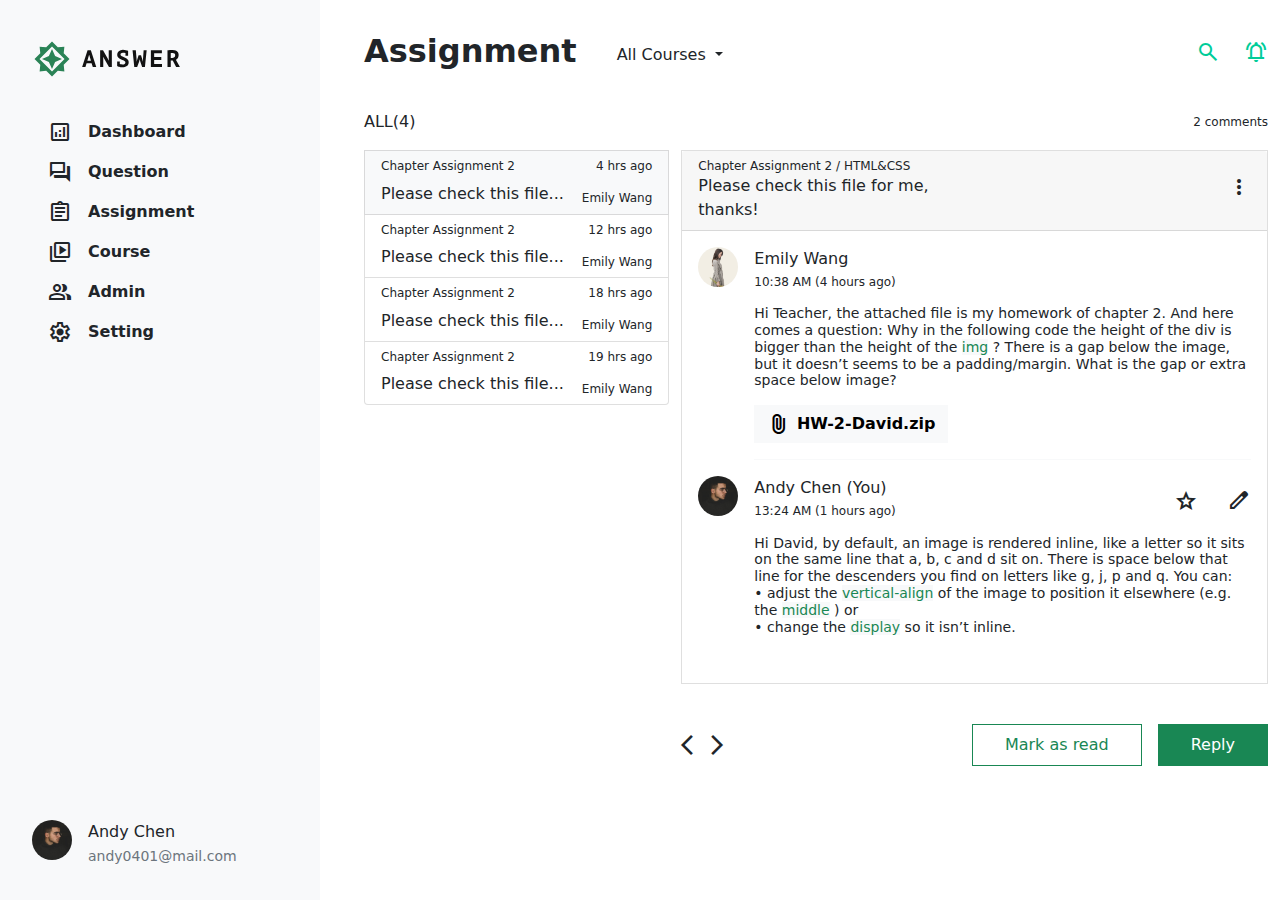
<file: index.html>
<!DOCTYPE html>
<html lang="en">
  <head>
    <meta charset="UTF-8" />
    <meta name="viewport" content="width=device-width, initial-scale=1.0" />
    <meta http-equiv="X-UA-Compatible" content="ie=edge" />
    <title>Assignment</title>
    <link
      rel="stylesheet"
      href="https://cdnjs.cloudflare.com/ajax/libs/font-awesome/5.13.0/css/all.min.css"
    />
    <link
      rel="stylesheet"
      href="https://fonts.googleapis.com/css2?family=Material+Symbols+Outlined:opsz,wght,FILL,GRAD@20..48,100..700,0..1,-50..200"
    />
    <link rel="stylesheet" href="./assets/style/all.css" />
    <!-- <style>
      * {
        outline: 0.3px solid lightgray;
      }
    </style> -->
  </head>

  <body>
    <div class="container-fluid">
      <div class="row fixed">
        <nav
          class="nav col-3 flex-column justify-content-between bg-light vh-100"
        >
          <h1 class="mx-8 my-8">
            <a href="#"><img src="./assets/images/logo-ANSWER.svg" alt="" /></a>
          </h1>
          <ul class="nav flex-column ps-8">
            <li class="nav-item">
              <a
                class="nav-link d-flex align-items-center"
                aria-current="page"
                href="#"
                ><span class="material-symbols-outlined text-xl text-dark me-4">
                  analytics
                </span>
                <p class="display-6 fw-bolder mb-0 text-dark">Dashboard</p></a
              >
            </li>
            <li class="nav-item">
              <a class="nav-link d-flex align-items-center" href="#"
                ><span class="material-symbols-outlined text-xl text-dark me-4">
                  forum
                </span>
                <p class="display-6 fw-bolder mb-0 text-dark">Question</p></a
              >
            </li>
            <li class="nav-item">
              <a class="nav-link d-flex align-items-center" href="./index.html"
                ><span class="material-symbols-outlined text-xl text-dark me-4">
                  assignment
                </span>
                <p class="display-6 fw-bolder mb-0 text-dark">Assignment</p></a
              >
            </li>
            <li class="nav-item">
              <a
                class="nav-link d-flex align-items-center"
                aria-current="page"
                href="#"
                ><span class="material-symbols-outlined text-xl text-dark me-4">
                  video_library
                </span>
                <p class="display-6 fw-bolder mb-0 text-dark">Course</p></a
              >
            </li>
            <li class="nav-item">
              <a
                class="nav-link d-flex align-items-center"
                aria-current="page"
                href="./admin.html"
              >
                <span class="material-symbols-outlined text-xl text-dark me-4">
                  group
                </span>
                <p class="display-6 fw-bolder mb-0 text-dark">Admin</p>
              </a>
            </li>
            <li class="nav-item">
              <a
                class="nav-link d-flex align-items-center"
                aria-current="page"
                href="#"
              >
                <span class="material-symbols-outlined text-xl text-dark me-4">
                  settings
                </span>
                <p class="display-6 fw-bolder mb-0 text-dark">Setting</p>
              </a>
            </li>
          </ul>
          <div class="d-flex ms-8 mb-8 mt-auto">
            <img
              src="./assets/images/andychen.jpeg"
              alt=""
              class="rounded-circle me-4"
              style="width: 40px; height: 40px; object-fit: cover"
            />
            <div>
              <p class="mb-0" style="line-height: 24px">Andy Chen</p>
              <p
                class="mb-0 text-secondary"
                style="font-size: 14px; line-height: 24px"
              >
                andy0401@mail.com
              </p>
            </div>
          </div>
        </nav>
        <main class="col-9">
<div class="ms-8">
  <div class="d-flex justify-content-between align-items-center py-8">
    <div class="d-flex align-items-center">
      <h2 class="me-10 fw-bolder">Assignment</h2>
      <div class="dropdown">
        <a
          class="dropdown-toggle text-dark"
          type="button"
          id="dropdownMenuButton1"
          data-bs-toggle="dropdown"
          aria-expanded="false"
        >
          All Courses
        </a>
        <ul class="dropdown-menu" aria-labelledby="dropdownMenuButton1">
          <li><a class="dropdown-item" href="#">Action</a></li>
          <li><a class="dropdown-item" href="#">Another action</a></li>
          <li><a class="dropdown-item" href="#">Something else here</a></li>
        </ul>
      </div>
    </div>
    <div class="d-flex">
      <a href="#" class="block">
        <span class="material-symbols-outlined"> search </span>
      </a>
      <a href="#" class="block ms-6">
        <span class="material-symbols-outlined"> notifications_active </span>
      </a>
    </div>
  </div>
  <div class="row ps-3">
    <ul class="col-4 list-group pe-0">
      <p>ALL(4)</p>
      <li class="list-group-item bg-light">
        <div class="d-flex justify-content-between mb-2">
          <p class="mb-0 display-8">Chapter Assignment 2</p>
          <p class="mb-0 display-8">4 hrs ago</p>
        </div>
        <div class="d-flex justify-content-between">
          <p class="mb-0">Please check this file...</p>
          <p class="mb-0 display-8 align-self-end">Emily Wang</p>
        </div>
      </li>
      <li class="list-group-item">
        <div class="d-flex justify-content-between mb-2">
          <p class="mb-0 display-8">Chapter Assignment 2</p>
          <p class="mb-0 display-8">12 hrs ago</p>
        </div>
        <div class="d-flex justify-content-between">
          <p class="mb-0">Please check this file...</p>
          <p class="mb-0 display-8 align-self-end">Emily Wang</p>
        </div>
      </li>
      <li class="list-group-item">
        <div class="d-flex justify-content-between mb-2">
          <p class="mb-0 display-8">Chapter Assignment 2</p>
          <p class="mb-0 display-8">18 hrs ago</p>
        </div>
        <div class="d-flex justify-content-between">
          <p class="mb-0">Please check this file...</p>
          <p class="mb-0 display-8 align-self-end">Emily Wang</p>
        </div>
      </li>
      <li class="list-group-item">
        <div class="d-flex justify-content-between mb-2">
          <p class="mb-0 display-8">Chapter Assignment 2</p>
          <p class="mb-0 display-8">19 hrs ago</p>
        </div>
        <div class="d-flex justify-content-between">
          <p class="mb-0">Please check this file...</p>
          <p class="mb-0 display-8 align-self-end">Emily Wang</p>
        </div>
      </li>
    </ul>
    <div class="col-8">
      <p class="display-8 text-end mb-4" style="line-height: 24px">
        2 comments
      </p>
      <div class="card rounded-0 mb-4">
        <div class="card-header">
          <div class="d-flex justify-content-between align-items-center">
            <div class="col">
              <p class="display-8 mb-0">Chapter Assignment 2 / HTML&CSS</p>
              <p class="mb-0">Please check this file for me, thanks!</p>
            </div>
            <div class="col text-end">
              <span class="material-symbols-outlined"> more_vert </span>
            </div>
          </div>
        </div>
        <div class="card-body mb-4">
          <div class="d-flex">
            <div>
            <img
              src="./assets/images/emilywang.jpeg"
              alt=""
              class="rounded-circle me-4"
              style="width: 40px; height: 40px; object-fit: cover"
            />
            </div>
            <div class="pb-4 border-bottom border-light mb-4">
              <p class="mb-1">Emily Wang</p>
              <p class="display-8 mb-4">10:38 AM (4 hours ago)</p>
              <p class="display-7">
                Hi Teacher, the attached file is my homework of chapter 2. And
                here comes a question: Why in the following code the height of
                the div is bigger than the height of the <span class="bg-light text-success">img</span> ? There is a gap
                below the image, but it doesn’t seems to be a padding/margin.
                What is the gap or extra space below image?
              </p>
              <a href="#" class="btn btn-light rounded-0 fw-bold"
                ><span class="material-symbols-outlined pb-0" style="vertical-align: bottom;"> attach_file </span>
                HW-2-David.zip</a
              >
            </div>
          </div>
          <div class="d-flex">
            <div>
            <img
              src="./assets/images/andychen.jpeg"
              alt=""
              class="rounded-circle me-4"
              style="width: 40px; height: 40px; object-fit: cover"
            />
            </div>
            <div>
              <div class="d-flex justify-content-between">
                <div>
                  <p class="mb-1">Andy Chen (You)</p>
                  <p class="display-8 mb-4">13:24 AM (1 hours ago)</p>
                </div>
                <div class="mt-3">
                  <a href="#" class="text-dark me-6">
                    <span class="material-symbols-outlined">
                      star
                    </span>
                  </a>
                  <a href="#" class="text-dark">
                    <span class="material-symbols-outlined">
                      edit
                    </span>
                  </a>
                </div>
              </div>
              <p class="display-7">
                Hi David, by default, an image is rendered inline, like a letter so it sits on the same line that a, b, c and d sit on. There is space below that line for the descenders you find on letters like g, j, p and q. You can:  <br>• adjust the <span class="bg-light text-success">vertical-align</span>  of the image to position it elsewhere (e.g. the <span class="bg-light text-success">middle</span>  ) or <br>• change the <span class="bg-light text-success">display</span>  so it isn’t inline.
              </p>
            </div>
          </div>
        </div>
      </div>
      <div class="d-flex justify-content-between mt-10">
        <div class="d-flex justify-content-start align-items-center">
          <span class="material-symbols-outlined"> arrow_back_ios </span>
          <span class="material-symbols-outlined"> arrow_forward_ios </span>
        </div>
        <div class="d-flex justify-content-end">
          <a href="#" class="btn btn-outline-success px-8 py-2 me-4 rounded-0"
            >Mark as read</a
          >
          <a href="./reply.html" class="btn btn-success px-8 py-2 rounded-0">Reply</a>
        </div>
      </div>
    </div>
  </div>
</div>
</main>
      </div>
    </div>
    <script src="./assets/js/vendors.js"></script>
    <script src="./assets/js/all.js"></script>
  </body>
</html>
</file>
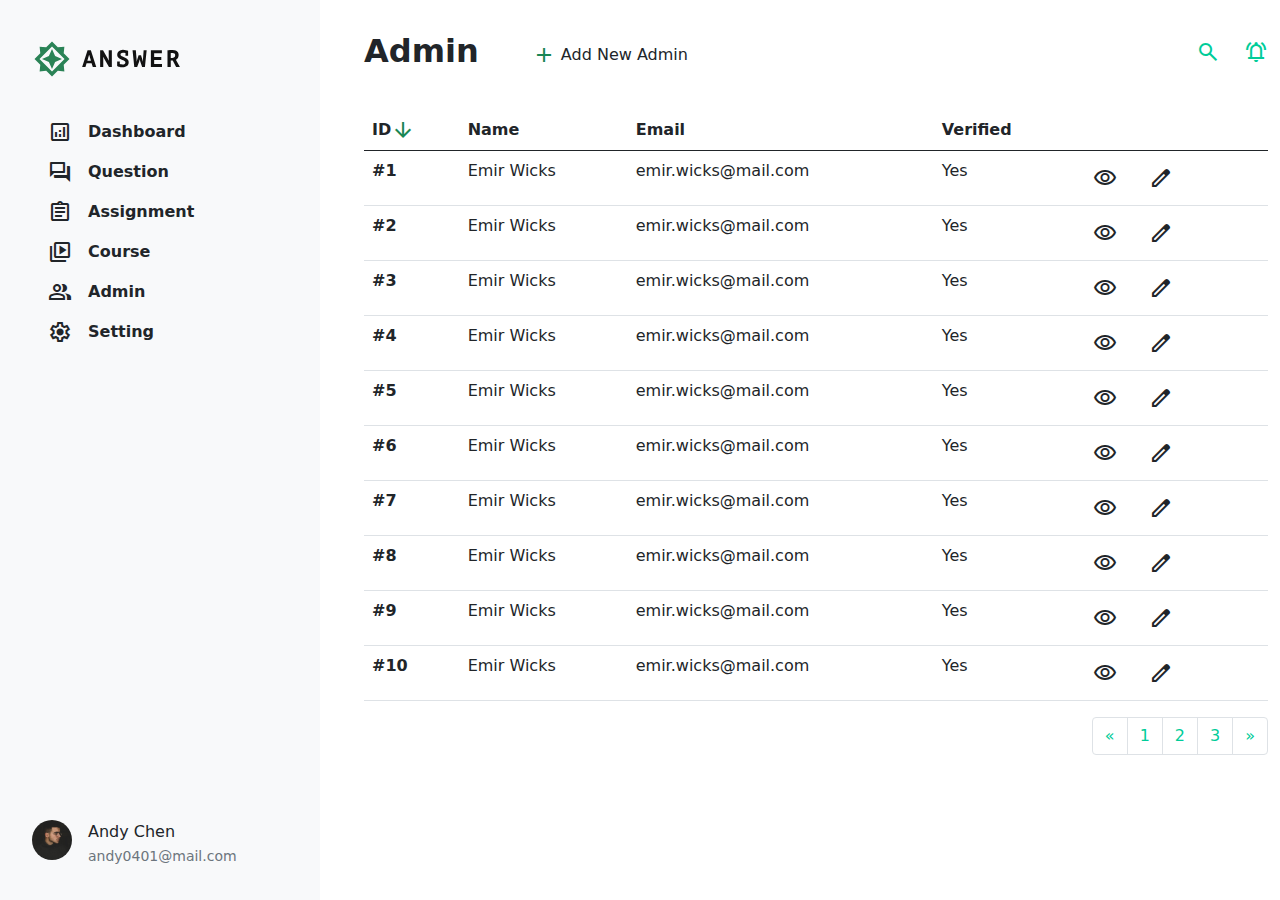
<file: admin.html>
<!DOCTYPE html>
<html lang="en">
  <head>
    <meta charset="UTF-8" />
    <meta name="viewport" content="width=device-width, initial-scale=1.0" />
    <meta http-equiv="X-UA-Compatible" content="ie=edge" />
    <title>Admin</title>
    <link
      rel="stylesheet"
      href="https://cdnjs.cloudflare.com/ajax/libs/font-awesome/5.13.0/css/all.min.css"
    />
    <link
      rel="stylesheet"
      href="https://fonts.googleapis.com/css2?family=Material+Symbols+Outlined:opsz,wght,FILL,GRAD@20..48,100..700,0..1,-50..200"
    />
    <link rel="stylesheet" href="./assets/style/all.css" />
    <!-- <style>
      * {
        outline: 0.3px solid lightgray;
      }
    </style> -->
  </head>

  <body>
    <div class="container-fluid">
      <div class="row fixed">
        <nav
          class="nav col-3 flex-column justify-content-between bg-light vh-100"
        >
          <h1 class="mx-8 my-8">
            <a href="#"><img src="./assets/images/logo-ANSWER.svg" alt="" /></a>
          </h1>
          <ul class="nav flex-column ps-8">
            <li class="nav-item">
              <a
                class="nav-link d-flex align-items-center"
                aria-current="page"
                href="#"
                ><span class="material-symbols-outlined text-xl text-dark me-4">
                  analytics
                </span>
                <p class="display-6 fw-bolder mb-0 text-dark">Dashboard</p></a
              >
            </li>
            <li class="nav-item">
              <a class="nav-link d-flex align-items-center" href="#"
                ><span class="material-symbols-outlined text-xl text-dark me-4">
                  forum
                </span>
                <p class="display-6 fw-bolder mb-0 text-dark">Question</p></a
              >
            </li>
            <li class="nav-item">
              <a class="nav-link d-flex align-items-center" href="./index.html"
                ><span class="material-symbols-outlined text-xl text-dark me-4">
                  assignment
                </span>
                <p class="display-6 fw-bolder mb-0 text-dark">Assignment</p></a
              >
            </li>
            <li class="nav-item">
              <a
                class="nav-link d-flex align-items-center"
                aria-current="page"
                href="#"
                ><span class="material-symbols-outlined text-xl text-dark me-4">
                  video_library
                </span>
                <p class="display-6 fw-bolder mb-0 text-dark">Course</p></a
              >
            </li>
            <li class="nav-item">
              <a
                class="nav-link d-flex align-items-center"
                aria-current="page"
                href="./admin.html"
              >
                <span class="material-symbols-outlined text-xl text-dark me-4">
                  group
                </span>
                <p class="display-6 fw-bolder mb-0 text-dark">Admin</p>
              </a>
            </li>
            <li class="nav-item">
              <a
                class="nav-link d-flex align-items-center"
                aria-current="page"
                href="#"
              >
                <span class="material-symbols-outlined text-xl text-dark me-4">
                  settings
                </span>
                <p class="display-6 fw-bolder mb-0 text-dark">Setting</p>
              </a>
            </li>
          </ul>
          <div class="d-flex ms-8 mb-8 mt-auto">
            <img
              src="./assets/images/andychen.jpeg"
              alt=""
              class="rounded-circle me-4"
              style="width: 40px; height: 40px; object-fit: cover"
            />
            <div>
              <p class="mb-0" style="line-height: 24px">Andy Chen</p>
              <p
                class="mb-0 text-secondary"
                style="font-size: 14px; line-height: 24px"
              >
                andy0401@mail.com
              </p>
            </div>
          </div>
        </nav>
        <main class="col-9">
<div class="ms-8">
  <div class="d-flex justify-content-between align-items-center py-8">
    <div class="d-flex align-items-center">
      <h2 class="me-10 fw-bolder">Admin</h2>
      <button
        type="button"
        class="btn"
        data-bs-toggle="modal"
        data-bs-target="#newAdminModal"
      >
        <span
          class="material-symbols-outlined text-success"
          style="vertical-align: bottom"
        >
          add
        </span>
        Add New Admin
      </button>
    </div>
    <div class="d-flex">
      <a href="#" class="block">
        <span class="material-symbols-outlined"> search </span>
      </a>
      <a href="#" class="block ms-6">
        <span class="material-symbols-outlined"> notifications_active </span>
      </a>
    </div>
  </div>
  <table class="table table-hover">
    <thead>
      <tr>
        <th scope="col">
          ID<span
            class="material-symbols-outlined text-success"
            style="vertical-align: bottom"
          >
            arrow_downward
          </span>
        </th>
        <th scope="col">Name</th>
        <th scope="col">Email</th>
        <th scope="col">Verified</th>
        <th scope="col"></th>
      </tr>
    </thead>
    <tbody>
      <tr>
        <th scope="row">#1</th>
        <td>Emir Wicks</td>
        <td>emir.wicks@mail.com</td>
        <td>Yes</td>
        <td>
          <button
            type="button"
            class="btn"
            data-bs-toggle="modal"
            data-bs-target="#viewModal"
          >
            <span
              class="material-symbols-outlined"
              style="vertical-align: bottom"
            >
              visibility
            </span>
          </button>
          <button
            type="button"
            class="btn"
            data-bs-toggle="modal"
            data-bs-target="#editModal"
          >
            <span
              class="material-symbols-outlined"
              style="vertical-align: bottom"
            >
              edit
            </span>
          </button>
        </td>
      </tr>
      <tr>
        <th scope="row">#2</th>
        <td>Emir Wicks</td>
        <td>emir.wicks@mail.com</td>
        <td>Yes</td>
        <td>
          <button
            type="button"
            class="btn"
            data-bs-toggle="modal"
            data-bs-target="#viewModal"
          >
            <span
              class="material-symbols-outlined"
              style="vertical-align: bottom"
            >
              visibility
            </span>
          </button>
          <button
            type="button"
            class="btn"
            data-bs-toggle="modal"
            data-bs-target="#editModal"
          >
            <span
              class="material-symbols-outlined"
              style="vertical-align: bottom"
            >
              edit
            </span>
          </button>
        </td>
      </tr>
      <tr>
        <th scope="row">#3</th>
        <td>Emir Wicks</td>
        <td>emir.wicks@mail.com</td>
        <td>Yes</td>
        <td>
          <button
            type="button"
            class="btn"
            data-bs-toggle="modal"
            data-bs-target="#viewModal"
          >
            <span
              class="material-symbols-outlined"
              style="vertical-align: bottom"
            >
              visibility
            </span>
          </button>
          <button
            type="button"
            class="btn"
            data-bs-toggle="modal"
            data-bs-target="#editModal"
          >
            <span
              class="material-symbols-outlined"
              style="vertical-align: bottom"
            >
              edit
            </span>
          </button>
        </td>
      </tr>
      <tr>
        <th scope="row">#4</th>
        <td>Emir Wicks</td>
        <td>emir.wicks@mail.com</td>
        <td>Yes</td>
        <td>
          <button
            type="button"
            class="btn"
            data-bs-toggle="modal"
            data-bs-target="#viewModal"
          >
            <span
              class="material-symbols-outlined"
              style="vertical-align: bottom"
            >
              visibility
            </span>
          </button>
          <button
            type="button"
            class="btn"
            data-bs-toggle="modal"
            data-bs-target="#editModal"
          >
            <span
              class="material-symbols-outlined"
              style="vertical-align: bottom"
            >
              edit
            </span>
          </button>
        </td>
      </tr>
      <tr>
        <th scope="row">#5</th>
        <td>Emir Wicks</td>
        <td>emir.wicks@mail.com</td>
        <td>Yes</td>
        <td>
          <button
            type="button"
            class="btn"
            data-bs-toggle="modal"
            data-bs-target="#viewModal"
          >
            <span
              class="material-symbols-outlined"
              style="vertical-align: bottom"
            >
              visibility
            </span>
          </button>
          <button
            type="button"
            class="btn"
            data-bs-toggle="modal"
            data-bs-target="#editModal"
          >
            <span
              class="material-symbols-outlined"
              style="vertical-align: bottom"
            >
              edit
            </span>
          </button>
        </td>
      </tr>
      <tr>
        <th scope="row">#6</th>
        <td>Emir Wicks</td>
        <td>emir.wicks@mail.com</td>
        <td>Yes</td>
        <td>
          <button
            type="button"
            class="btn"
            data-bs-toggle="modal"
            data-bs-target="#viewModal"
          >
            <span
              class="material-symbols-outlined"
              style="vertical-align: bottom"
            >
              visibility
            </span>
          </button>
          <button
            type="button"
            class="btn"
            data-bs-toggle="modal"
            data-bs-target="#editModal"
          >
            <span
              class="material-symbols-outlined"
              style="vertical-align: bottom"
            >
              edit
            </span>
          </button>
        </td>
      </tr>
      <tr>
        <th scope="row">#7</th>
        <td>Emir Wicks</td>
        <td>emir.wicks@mail.com</td>
        <td>Yes</td>
        <td>
          <button
            type="button"
            class="btn"
            data-bs-toggle="modal"
            data-bs-target="#viewModal"
          >
            <span
              class="material-symbols-outlined"
              style="vertical-align: bottom"
            >
              visibility
            </span>
          </button>
          <button
            type="button"
            class="btn"
            data-bs-toggle="modal"
            data-bs-target="#editModal"
          >
            <span
              class="material-symbols-outlined"
              style="vertical-align: bottom"
            >
              edit
            </span>
          </button>
        </td>
      </tr>
      <tr>
        <th scope="row">#8</th>
        <td>Emir Wicks</td>
        <td>emir.wicks@mail.com</td>
        <td>Yes</td>
        <td>
          <button
            type="button"
            class="btn"
            data-bs-toggle="modal"
            data-bs-target="#viewModal"
          >
            <span
              class="material-symbols-outlined"
              style="vertical-align: bottom"
            >
              visibility
            </span>
          </button>
          <button
            type="button"
            class="btn"
            data-bs-toggle="modal"
            data-bs-target="#editModal"
          >
            <span
              class="material-symbols-outlined"
              style="vertical-align: bottom"
            >
              edit
            </span>
          </button>
        </td>
      </tr>
      <tr>
        <th scope="row">#9</th>
        <td>Emir Wicks</td>
        <td>emir.wicks@mail.com</td>
        <td>Yes</td>
        <td>
          <button
            type="button"
            class="btn"
            data-bs-toggle="modal"
            data-bs-target="#viewModal"
          >
            <span
              class="material-symbols-outlined"
              style="vertical-align: bottom"
            >
              visibility
            </span>
          </button>
          <button
            type="button"
            class="btn"
            data-bs-toggle="modal"
            data-bs-target="#editModal"
          >
            <span
              class="material-symbols-outlined"
              style="vertical-align: bottom"
            >
              edit
            </span>
          </button>
        </td>
      </tr>
      <tr>
        <th scope="row">#10</th>
        <td>Emir Wicks</td>
        <td>emir.wicks@mail.com</td>
        <td>Yes</td>
        <td>
          <button
            type="button"
            class="btn"
            data-bs-toggle="modal"
            data-bs-target="#viewModal"
          >
            <span
              class="material-symbols-outlined"
              style="vertical-align: bottom"
            >
              visibility
            </span>
          </button>
          <button
            type="button"
            class="btn"
            data-bs-toggle="modal"
            data-bs-target="#editModal"
          >
            <span
              class="material-symbols-outlined"
              style="vertical-align: bottom"
            >
              edit
            </span>
          </button>
        </td>
      </tr>
    </tbody>
  </table>
</div>
<nav class="d-flex justify-content-end" aria-label="Page navigation ms-auto">
  <ul class="pagination">
    <li class="page-item">
      <a class="page-link" href="#" aria-label="Previous">
        <span aria-hidden="true">&laquo;</span>
      </a>
    </li>
    <li class="page-item"><a class="page-link" href="#">1</a></li>
    <li class="page-item"><a class="page-link" href="#">2</a></li>
    <li class="page-item"><a class="page-link" href="#">3</a></li>
    <li class="page-item">
      <a class="page-link" href="#" aria-label="Next">
        <span aria-hidden="true">&raquo;</span>
      </a>
    </li>
  </ul>
</nav>

<!-- Admin modal -->
<div
  class="modal fade"
  id="newAdminModal"
  tabindex="-1"
  aria-labelledby="exampleModalLabel"
  aria-hidden="true"
>
  <div class="modal-dialog">
    <div class="modal-content">
      <div class="d-flex justify-content-between mx-4 mt-4">
        <h5 class="modal-title" id="exampleModalLabel">New Admin</h5>
        <button
          type="button"
          class="btn-close"
          data-bs-dismiss="modal"
          aria-label="Close"
        ></button>
      </div>
      <div class="modal-body">
        <p class="display-6 fw-bold">Account</p>
        <form action="" class="pb-4 border-bottom">
          <div class="mb-3">
            <label for="AccountName" class="form-label display-8">Name</label>
            <input type="email" class="form-control" id="AccountName" />
          </div>
          <div class="mb-3">
            <label for="AccountEmail" class="form-label display-8">Email</label>
            <input type="email" class="form-control" id="AccountEmail" />
          </div>
        </form>
        <div class="pb-6 border-bottom">
          <p class="mt-4 fw-bold">Verification</p>
          <p class="display-6">
            <span
              class="material-symbols-outlined text-danger me-2"
              style="vertical-align: bottom"
              >warning</span
            >
            Unverified
          </p>
          <button class="btn border text-success w-100">
            Send Verification Mail
          </button>
        </div>
        <div class="pb-6 border-bottom">
          <select class="form-select" aria-label="Default select example">
            <option selected>-Choose access level-</option>
            <option value="1">One</option>
            <option value="2">Two</option>
            <option value="3">Three</option>
          </select>
        </div>
        <p class="mt-4 fw-bold">Custom Access</p>
        <div>
          <div class="form-check">
            <input
              class="form-check-input"
              type="checkbox"
              value=""
              id="flexCheckDefault"
            />
            <label class="form-check-label" for="flexCheckDefault">
              Lecture
            </label>
          </div>
          <div class="form-check">
            <input
              class="form-check-input"
              type="checkbox"
              value=""
              id="flexCheckDefault"
            />
            <label class="form-check-label" for="flexCheckDefault">
              Coupon
            </label>
          </div>
          <div class="form-check">
            <input
              class="form-check-input"
              type="checkbox"
              value=""
              id="flexCheckDefault"
            />
            <label class="form-check-label" for="flexCheckDefault">
              Lecture
            </label>
          </div>
          <div class="form-check">
            <input
              class="form-check-input"
              type="checkbox"
              value=""
              id="flexCheckDefault"
            />
            <label class="form-check-label" for="flexCheckDefault">
              Message
            </label>
          </div>
          <div class="form-check">
            <input
              class="form-check-input"
              type="checkbox"
              value=""
              id="flexCheckDefault"
            />
            <label class="form-check-label" for="flexCheckDefault">
              Setting
            </label>
          </div>
          <div class="form-check">
            <input
              class="form-check-input"
              type="checkbox"
              value=""
              id="flexCheckDefault"
            />
            <label class="form-check-label" for="flexCheckDefault">
              Task menu
            </label>
          </div>
        </div>
      </div>
      <div class="modal-footer">
        <button
          type="button"
          class="btn btn-outline-success px-8 py-2 me-4 rounded-0"
          data-bs-dismiss="modal"
        >
          Cancel
        </button>
        <button type="button" class="btn btn-success px-8 py-2 me-4 rounded-0">
          Add
        </button>
      </div>
    </div>
  </div>
</div>

<!-- 查看 modal -->
<div
  class="modal fade"
  id="viewModal"
  tabindex="-1"
  aria-labelledby="exampleModalLabel"
  aria-hidden="true"
>
  <div class="modal-dialog">
    <div class="modal-content">
      <div class="modal-body">
        <div class="d-flex justify-content-between">
          <div class="d-flex">
            <div class="me-6">
              <img
              src="./assets/images/emir.jpeg"
              style="width: 141px; height: 141px; object-fit: cover"
              alt=""
              />
            </div>
            <ul class="list-unstyled">
              <li class="mb-2">#1</li>
              <li >Admin</li>
              <li class="mb-2 display-6 fw-bold">Emir Wicks</li>
              <li class="display-7 text-light">emir.wicks@mail.com</li>
              <li>
                <div class="dropdown">
                  <a
                    class="dropdown-toggle text-dark"
                    type="button"
                    id="dropdownMenuButton1"
                    data-bs-toggle="dropdown"
                    aria-expanded="false"
                  >
                  Verified
                  </a>
                  <ul class="dropdown-menu" aria-labelledby="dropdownMenuButton1">
                    <li><a class="dropdown-item" href="#">Action</a></li>
                    <li><a class="dropdown-item" href="#">Another action</a></li>
                    <li>
                      <a class="dropdown-item" href="#">Something else here</a>
                    </li>
                  </ul>
                </div>
              </li>
            </ul>
            </div>
          <button
            type="button"
            class="btn-close"
            data-bs-dismiss="modal"
            aria-label="Close"
          ></button>
        </div>
      </div>
    </div>
  </div>
</div>

<!-- edit modal -->
<div
  class="modal fade"
  id="editModal"
  tabindex="-1"
  aria-labelledby="exampleModalLabel"
  aria-hidden="true"
>
  <div class="modal-dialog">
    <div class="modal-content">
      <div class="d-flex justify-content-between mx-4 mt-4">
        <h5 class="modal-title" id="exampleModalLabel">New Admin</h5>
        <button
          type="button"
          class="btn-close"
          data-bs-dismiss="modal"
          aria-label="Close"
        ></button>
      </div>
      <div class="modal-body">
        <p class="display-6 fw-bold">Account</p>
        <form action="" class="pb-4 border-bottom">
          <div class="mb-3">
            <label for="AccountName" class="form-label display-8">Name</label>
            <input type="email" class="form-control" id="AccountName" />
          </div>
          <div class="mb-3">
            <label for="AccountEmail" class="form-label display-8">Email</label>
            <input type="email" class="form-control" id="AccountEmail" />
          </div>
        </form>
        <div class="pb-6 border-bottom">
          <p class="mt-4 fw-bold">Verification</p>
          <div class="d-flex justify-content-between">
          <p class="display-6 fw-bold">
            <span
              class="material-symbols-outlined text-success me-2"
              style="vertical-align: bottom"
              >check_circle</span
            >
            Verified
          </p>
          <p class="display-7">
            2020/4/12
          </p>
        </div>
          <button class="btn border w-100" disabled>
            Send Verification Mail
          </button>
        </div>
        <div class="pb-6 border-bottom">
          <select class="form-select" aria-label="Default select example">
            <option selected>-Choose access level-</option>
            <option value="1">One</option>
            <option value="2">Two</option>
            <option value="3">Three</option>
          </select>
        </div>
        <div class="pb-6 border-bottom">
          <p class="mt-4 fw-bold">Custom Access</p>
          <div class="form-check">
            <input
              class="form-check-input"
              type="checkbox"
              value=""
              id="flexCheckDefault"
            />
            <label class="form-check-label" for="flexCheckDefault">
              Lecture
            </label>
          </div>
          <div class="form-check">
            <input
              class="form-check-input"
              type="checkbox"
              value=""
              id="flexCheckDefault"
            />
            <label class="form-check-label" for="flexCheckDefault">
              Coupon
            </label>
          </div>
          <div class="form-check">
            <input
              class="form-check-input"
              type="checkbox"
              value=""
              id="flexCheckDefault"
            />
            <label class="form-check-label" for="flexCheckDefault">
              Lecture
            </label>
          </div>
          <div class="form-check">
            <input
              class="form-check-input"
              type="checkbox"
              value=""
              id="flexCheckDefault"
            />
            <label class="form-check-label" for="flexCheckDefault">
              Message
            </label>
          </div>
          <div class="form-check">
            <input
              class="form-check-input"
              type="checkbox"
              value=""
              id="flexCheckDefault"
            />
            <label class="form-check-label" for="flexCheckDefault">
              Setting
            </label>
          </div>
          <div class="form-check">
            <input
              class="form-check-input"
              type="checkbox"
              value=""
              id="flexCheckDefault"
            />
            <label class="form-check-label" for="flexCheckDefault">
              Task menu
            </label>
          </div>
        </div>
        <div class="pb-6 border-bottom">
          <p class="mt-4 fw-bold">Deactivate Account</p>
          <p class="display-7 fw-bold text-danger">
            <span
              class="material-symbols-outlined me-2"
              style="vertical-align: bottom"
              >warning</span
            >
            This cannot be undone!
          </p>
          <button class="btn btn-outline-danger py-4 w-100" >
            Deactivate This Account
          </button>
        </div>
      </div>
      <div class="modal-footer">
        <button
          type="button"
          class="btn btn-outline-success px-8 py-2 me-4 rounded-0"
          data-bs-dismiss="modal"
        >
          Cancel
        </button>
        <button type="button" class="btn btn-success px-8 py-2 me-4 rounded-0">
          Add
        </button>
      </div>
    </div>
  </div>
</div>
</main>
      </div>
    </div>
    <script src="./assets/js/vendors.js"></script>
    <script src="./assets/js/all.js"></script>
  </body>
</html>
</file>
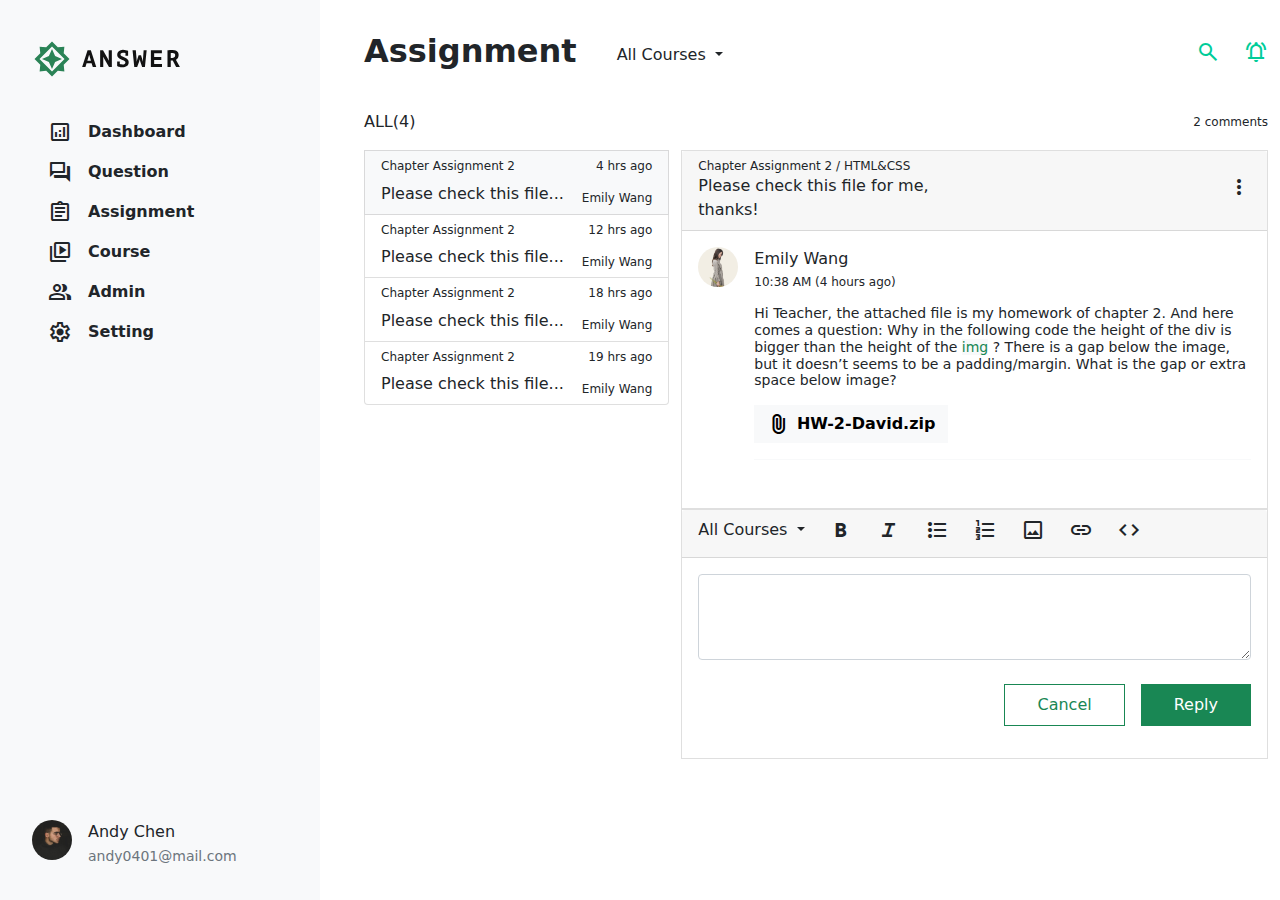
<file: reply.html>
<!DOCTYPE html>
<html lang="en">
  <head>
    <meta charset="UTF-8" />
    <meta name="viewport" content="width=device-width, initial-scale=1.0" />
    <meta http-equiv="X-UA-Compatible" content="ie=edge" />
    <title>Reply</title>
    <link
      rel="stylesheet"
      href="https://cdnjs.cloudflare.com/ajax/libs/font-awesome/5.13.0/css/all.min.css"
    />
    <link
      rel="stylesheet"
      href="https://fonts.googleapis.com/css2?family=Material+Symbols+Outlined:opsz,wght,FILL,GRAD@20..48,100..700,0..1,-50..200"
    />
    <link rel="stylesheet" href="./assets/style/all.css" />
    <!-- <style>
      * {
        outline: 0.3px solid lightgray;
      }
    </style> -->
  </head>

  <body>
    <div class="container-fluid">
      <div class="row fixed">
        <nav
          class="nav col-3 flex-column justify-content-between bg-light vh-100"
        >
          <h1 class="mx-8 my-8">
            <a href="#"><img src="./assets/images/logo-ANSWER.svg" alt="" /></a>
          </h1>
          <ul class="nav flex-column ps-8">
            <li class="nav-item">
              <a
                class="nav-link d-flex align-items-center"
                aria-current="page"
                href="#"
                ><span class="material-symbols-outlined text-xl text-dark me-4">
                  analytics
                </span>
                <p class="display-6 fw-bolder mb-0 text-dark">Dashboard</p></a
              >
            </li>
            <li class="nav-item">
              <a class="nav-link d-flex align-items-center" href="#"
                ><span class="material-symbols-outlined text-xl text-dark me-4">
                  forum
                </span>
                <p class="display-6 fw-bolder mb-0 text-dark">Question</p></a
              >
            </li>
            <li class="nav-item">
              <a class="nav-link d-flex align-items-center" href="./index.html"
                ><span class="material-symbols-outlined text-xl text-dark me-4">
                  assignment
                </span>
                <p class="display-6 fw-bolder mb-0 text-dark">Assignment</p></a
              >
            </li>
            <li class="nav-item">
              <a
                class="nav-link d-flex align-items-center"
                aria-current="page"
                href="#"
                ><span class="material-symbols-outlined text-xl text-dark me-4">
                  video_library
                </span>
                <p class="display-6 fw-bolder mb-0 text-dark">Course</p></a
              >
            </li>
            <li class="nav-item">
              <a
                class="nav-link d-flex align-items-center"
                aria-current="page"
                href="./admin.html"
              >
                <span class="material-symbols-outlined text-xl text-dark me-4">
                  group
                </span>
                <p class="display-6 fw-bolder mb-0 text-dark">Admin</p>
              </a>
            </li>
            <li class="nav-item">
              <a
                class="nav-link d-flex align-items-center"
                aria-current="page"
                href="#"
              >
                <span class="material-symbols-outlined text-xl text-dark me-4">
                  settings
                </span>
                <p class="display-6 fw-bolder mb-0 text-dark">Setting</p>
              </a>
            </li>
          </ul>
          <div class="d-flex ms-8 mb-8 mt-auto">
            <img
              src="./assets/images/andychen.jpeg"
              alt=""
              class="rounded-circle me-4"
              style="width: 40px; height: 40px; object-fit: cover"
            />
            <div>
              <p class="mb-0" style="line-height: 24px">Andy Chen</p>
              <p
                class="mb-0 text-secondary"
                style="font-size: 14px; line-height: 24px"
              >
                andy0401@mail.com
              </p>
            </div>
          </div>
        </nav>
        <main class="col-9">
<div class="ms-8">
  <div class="d-flex justify-content-between align-items-center py-8">
    <div class="d-flex align-items-center">
      <h2 class="me-10 fw-bolder">Assignment</h2>
      <div class="dropdown">
        <a
          class="dropdown-toggle text-dark"
          type="button"
          id="dropdownMenuButton1"
          data-bs-toggle="dropdown"
          aria-expanded="false"
        >
          All Courses
        </a>
        <ul class="dropdown-menu" aria-labelledby="dropdownMenuButton1">
          <li><a class="dropdown-item" href="#">Action</a></li>
          <li><a class="dropdown-item" href="#">Another action</a></li>
          <li><a class="dropdown-item" href="#">Something else here</a></li>
        </ul>
      </div>
    </div>
    <div class="d-flex">
      <a href="#" class="block">
        <span class="material-symbols-outlined"> search </span>
      </a>
      <a href="#" class="block ms-6">
        <span class="material-symbols-outlined"> notifications_active </span>
      </a>
    </div>
  </div>
  <div class="row ps-3">
    <ul class="col-4 list-group pe-0">
      <p>ALL(4)</p>
      <li class="list-group-item bg-light">
        <div class="d-flex justify-content-between mb-2">
          <p class="mb-0 display-8">Chapter Assignment 2</p>
          <p class="mb-0 display-8">4 hrs ago</p>
        </div>
        <div class="d-flex justify-content-between">
          <p class="mb-0">Please check this file...</p>
          <p class="mb-0 display-8 align-self-end">Emily Wang</p>
        </div>
      </li>
      <li class="list-group-item">
        <div class="d-flex justify-content-between mb-2">
          <p class="mb-0 display-8">Chapter Assignment 2</p>
          <p class="mb-0 display-8">12 hrs ago</p>
        </div>
        <div class="d-flex justify-content-between">
          <p class="mb-0">Please check this file...</p>
          <p class="mb-0 display-8 align-self-end">Emily Wang</p>
        </div>
      </li>
      <li class="list-group-item">
        <div class="d-flex justify-content-between mb-2">
          <p class="mb-0 display-8">Chapter Assignment 2</p>
          <p class="mb-0 display-8">18 hrs ago</p>
        </div>
        <div class="d-flex justify-content-between">
          <p class="mb-0">Please check this file...</p>
          <p class="mb-0 display-8 align-self-end">Emily Wang</p>
        </div>
      </li>
      <li class="list-group-item">
        <div class="d-flex justify-content-between mb-2">
          <p class="mb-0 display-8">Chapter Assignment 2</p>
          <p class="mb-0 display-8">19 hrs ago</p>
        </div>
        <div class="d-flex justify-content-between">
          <p class="mb-0">Please check this file...</p>
          <p class="mb-0 display-8 align-self-end">Emily Wang</p>
        </div>
      </li>
    </ul>
    <div class="col-8">
      <p class="display-8 text-end mb-4" style="line-height: 24px">
        2 comments
      </p>
      <div class="card rounded-0">
        <div class="card-header">
          <div class="d-flex justify-content-between align-items-center">
            <div class="col">
              <p class="display-8 mb-0">Chapter Assignment 2 / HTML&CSS</p>
              <p class="mb-0">Please check this file for me, thanks!</p>
            </div>
            <div class="col text-end">
              <span class="material-symbols-outlined"> more_vert </span>
            </div>
          </div>
        </div>
        <div class="card-body mb-4">
          <div class="d-flex">
            <div>
              <img
                src="./assets/images/emilywang.jpeg"
                alt=""
                class="rounded-circle me-4"
                style="width: 40px; height: 40px; object-fit: cover"
              />
            </div>
            <div class="pb-4 border-bottom border-light mb-4">
              <p class="mb-1">Emily Wang</p>
              <p class="display-8 mb-4">10:38 AM (4 hours ago)</p>
              <p class="display-7">
                Hi Teacher, the attached file is my homework of chapter 2. And
                here comes a question: Why in the following code the height of
                the div is bigger than the height of the
                <span class="bg-light text-success">img</span> ? There is a gap
                below the image, but it doesn’t seems to be a padding/margin.
                What is the gap or extra space below image?
              </p>
              <a href="#" class="btn btn-light rounded-0 fw-bold"
                ><span
                  class="material-symbols-outlined pb-0"
                  style="vertical-align: bottom"
                >
                  attach_file
                </span>
                HW-2-David.zip</a
              >
            </div>
          </div>
        </div>
      </div>
      <div class="card rounded-0 mb-4">
        <div class="card-header">
          <div class="d-flex">
            <div class="dropdown me-6">
              <a
                class="dropdown-toggle text-dark"
                type="button"
                id="dropdownMenuButton1"
                data-bs-toggle="dropdown"
                aria-expanded="false"
              >
                All Courses
              </a>
              <ul class="dropdown-menu" aria-labelledby="dropdownMenuButton1">
                <li><a class="dropdown-item" href="#">Action</a></li>
                <li><a class="dropdown-item" href="#">Another action</a></li>
                <li><a class="dropdown-item" href="#">Something else here</a></li>
              </ul>
            </div>
            <a class="text-dark me-6" href="#">
              <span class="material-symbols-outlined"> format_bold </span>
            </a>
            <a class="text-dark me-6" href="#"><span class="material-symbols-outlined">format_italic</span></a>
            <a class="text-dark me-6" href="#"><span class="material-symbols-outlined">format_list_bulleted</span></a>
            <a class="text-dark me-6" href="#"><span class="material-symbols-outlined">format_list_numbered</span></a>
            <a class="text-dark me-6" href="#"><span class="material-symbols-outlined">image</span></a>
            <a class="text-dark me-6" href="#"><span class="material-symbols-outlined">link</span></a>
            <a class="text-dark" href="#"><span class="material-symbols-outlined">code</span></a>
          </div>
        </div>
        <div class="card-body mb-4">
          <textarea class="form-control" id="exampleFormControlTextarea1" rows="3"></textarea>
          <div class="d-flex justify-content-end mt-6">
            <a  class="btn btn-outline-success px-8 py-2 rounded-0 me-4 " href="./index.html">Cancel</a>
            <div class="btn btn-success px-8 py-2 rounded-0">Reply</div>
          </div>
        </div>
      </div>
    </div>
  </div>
</div>
</main>
      </div>
    </div>
    <script src="./assets/js/vendors.js"></script>
    <script src="./assets/js/all.js"></script>
  </body>
</html>
</file>
